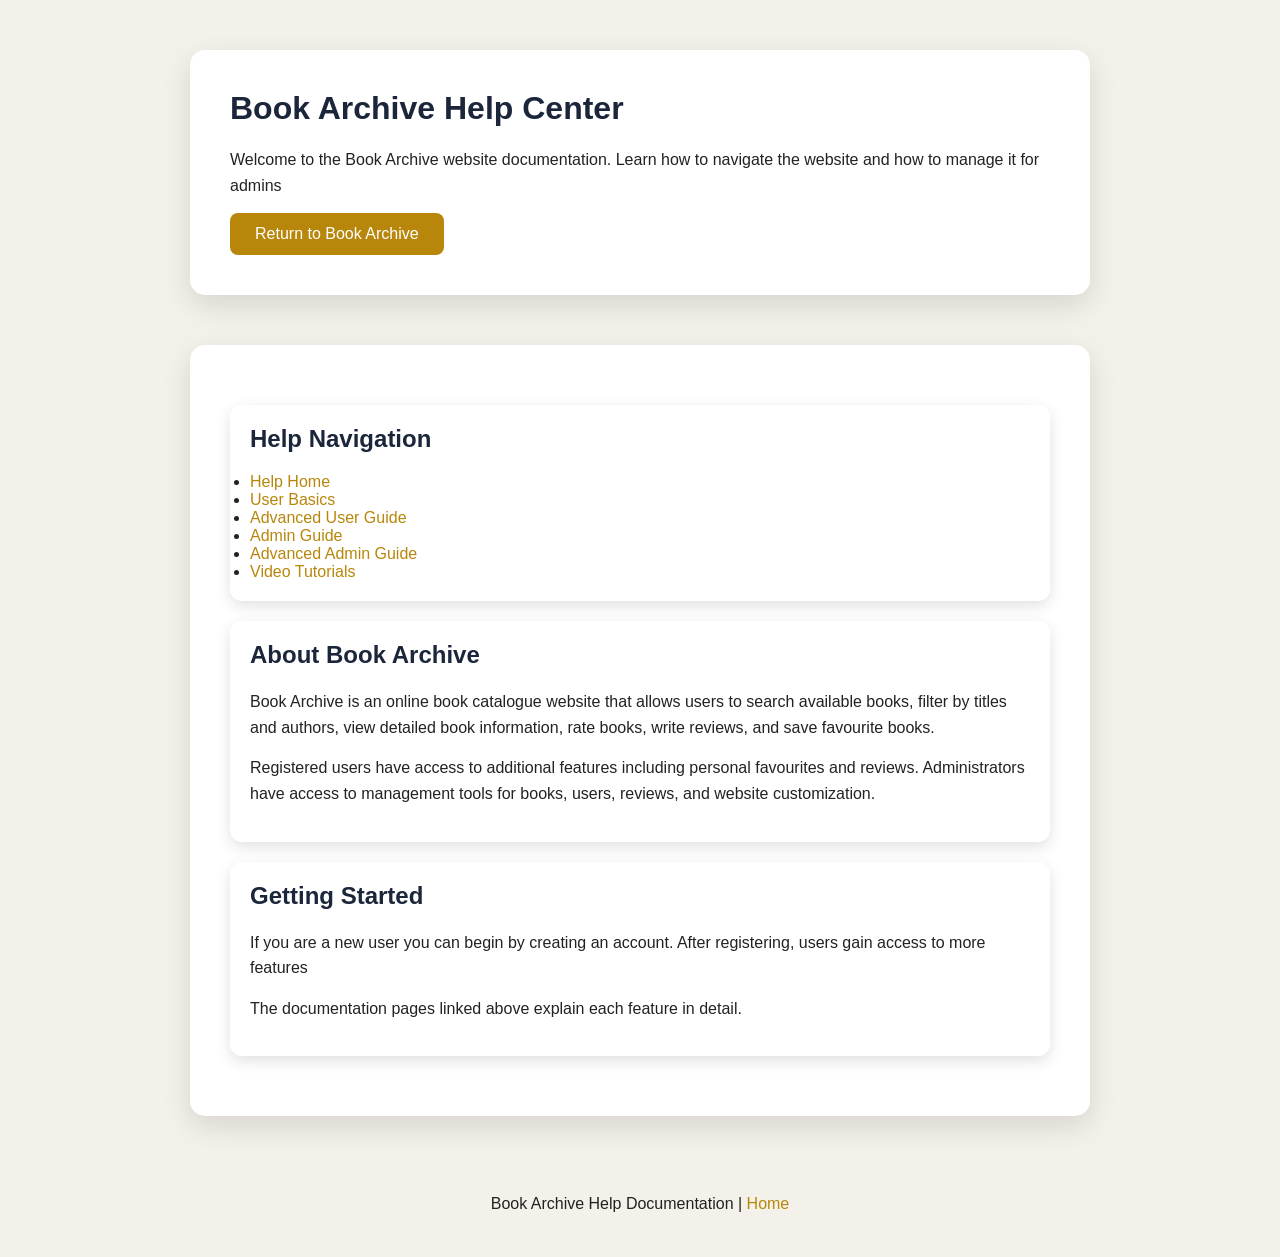
<file: public_html/Project/help/index.html>
<!DOCTYPE html>
<html lang="en">

<head>
    <meta charset="UTF-8">
    <meta name="viewport" content="width=device-width, initial-scale=1.0">
    <title>Book Archive Help Center</title>
    <link rel="stylesheet" href="../assets/css/style.css">
</head>

    <body>
        <header>
        
            <div class="container">
                <h1> Book Archive Help Center </h1>

                <p>
                    Welcome to the Book Archive website documentation.
                    Learn how to navigate the website and how to manage it for admins
                </p>

                <a class="button" href="../books/books.php"> Return to Book Archive </a>

            </div>
        </header>

        <div class="container">
            <div class="card">

                <h2> Help Navigation </h2>

                <ul>
                    <li>
                        <a href="index.html"> Help Home </a>
                    </li>

                    <li>
                        <a href="user_basics.html"> User Basics </a>
                    </li>

                    <li>
                        <a href="user_advanced.html"> Advanced User Guide  </a>
                    </li>

                    <li>
                        <a href="admin_basics.html"> Admin Guide </a>
                    </li>

                    <li>
                        <a href="admin_advanced.html"> Advanced Admin Guide </a>
                    </li>

                    <li>
                        <a href="video_help.html"> Video Tutorials </a>
                    </li>

                </ul>
            </div>

            <div class="card">
                <h2> About Book Archive </h2>

                <p>
                    Book Archive is an online book catalogue website that allows
                    users to search available books, filter by titles and
                    authors, view detailed book information, rate books,
                    write reviews, and save favourite books.
                </p>

                <p>
                    Registered users have access to additional features
                    including personal favourites and reviews.
                    Administrators have access to management tools for
                    books, users, reviews, and website customization.
                </p>

            </div>

            <div class="card">
                <h2> Getting Started </h2>

                <p>
                    If you are a new user you can begin by creating an account.
                    After registering, users gain access to more features
                </p>

                <p> The documentation pages linked above explain each feature in detail. </p>

            </div>
        </div>

        <footer>
            <p>
                Book Archive Help Documentation |
                <a href="../index.php"> Home </a>
            </p>
        </footer>

    </body>
</html>
</file>
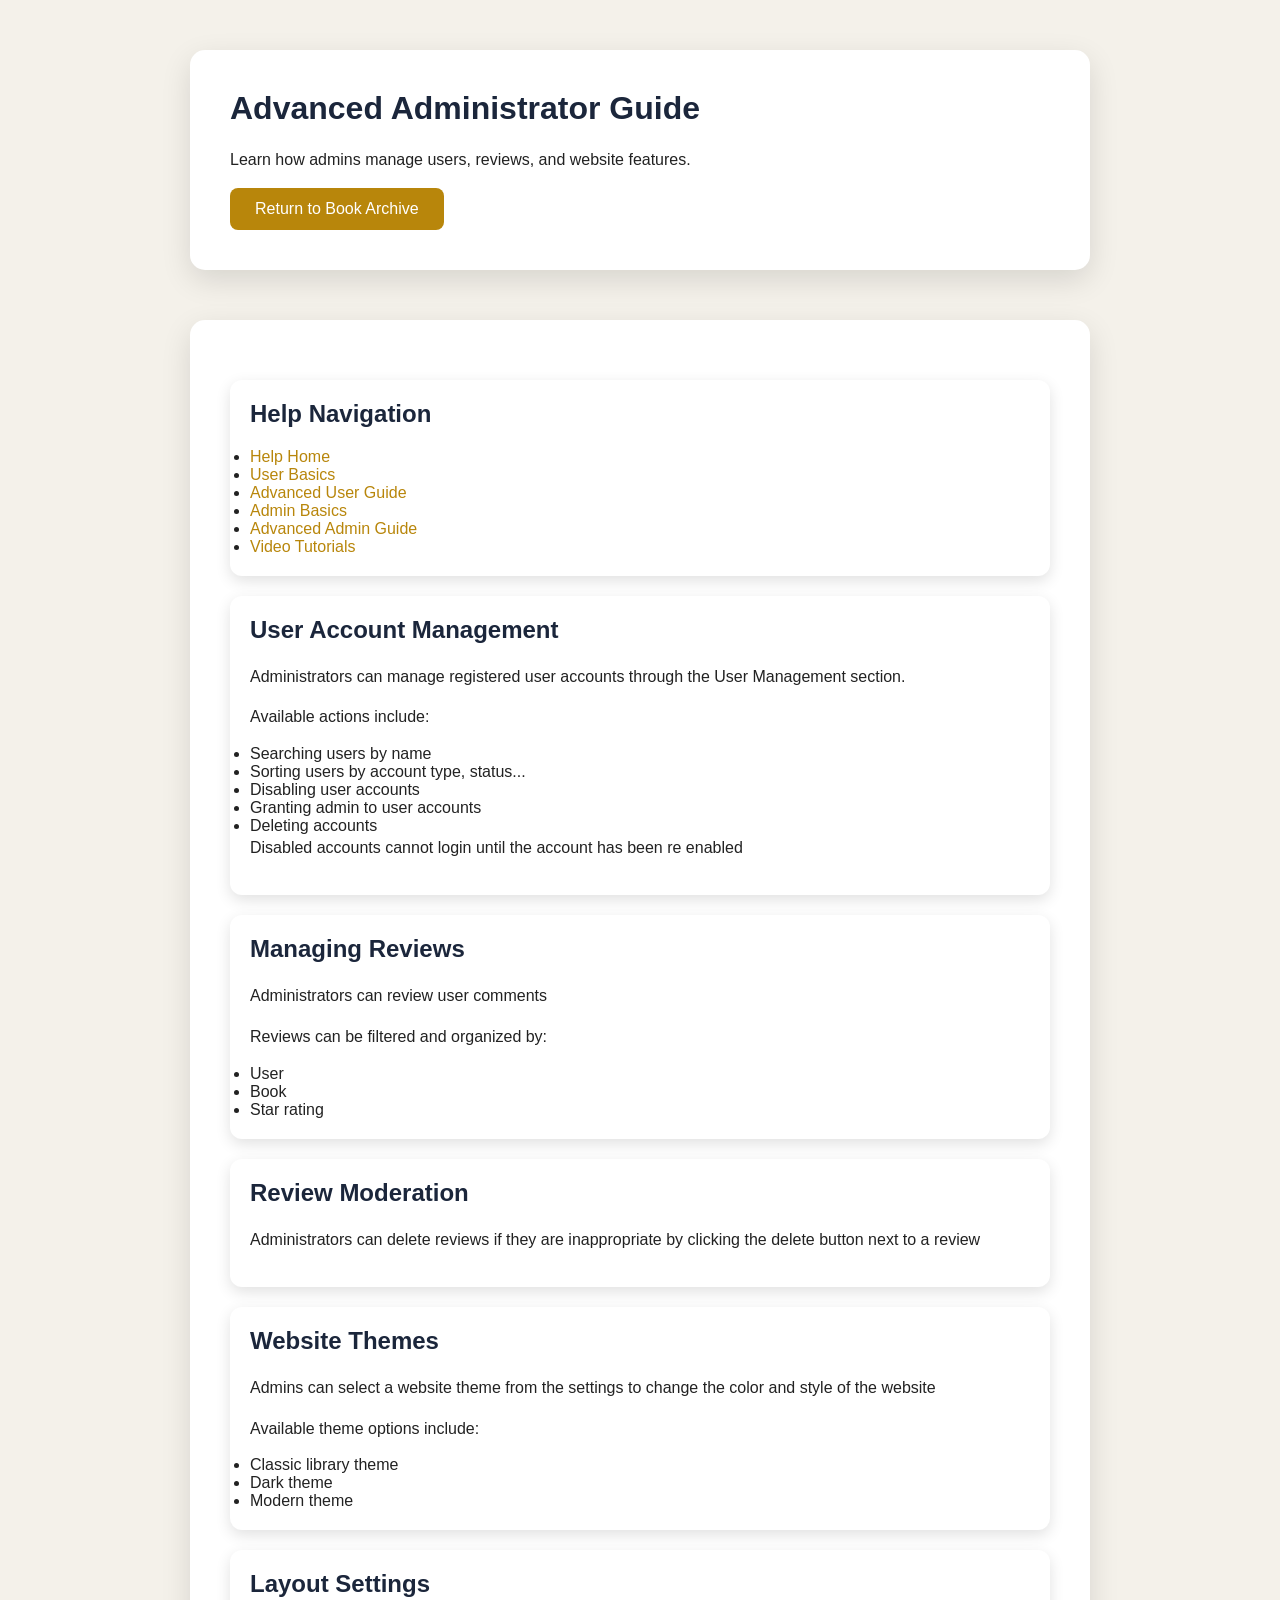
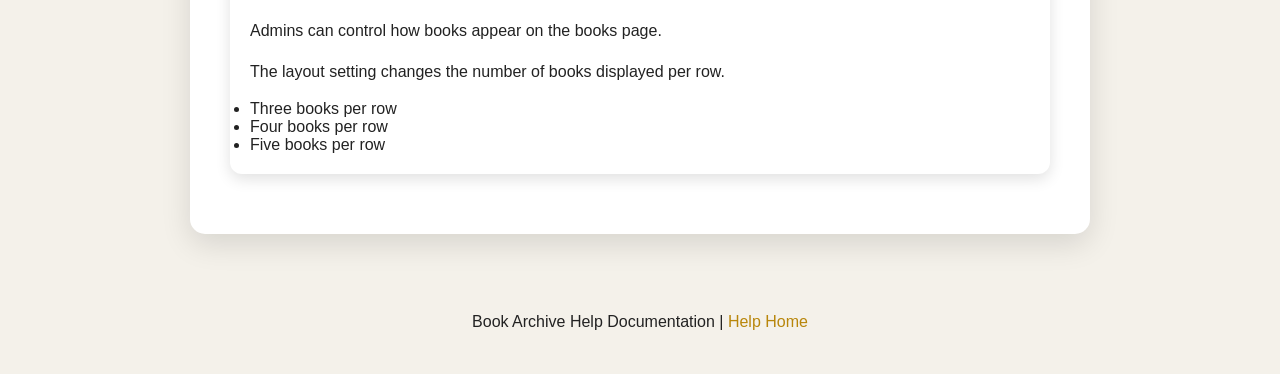
<file: public_html/Project/help/admin_advanced.html>
<!DOCTYPE html>
<html lang="en">

    <head>
        <meta charset="UTF-8">
        <meta name="viewport" content="width=device-width, initial-scale=1.0">
        <title>Book Archive - Advanced Admin Guide</title>
        <link rel="stylesheet" href="../assets/css/style.css">
    </head>

    <body>
        <header>

            <div class="container">
                <h1> Advanced Administrator Guide </h1>
                <p> Learn how admins manage users, reviews, and website features. </p>

                <a class="button" href="../index.php"> Return to Book Archive </a>

            </div>
        </header>

        <div class="container">
            <div class="card">

                <h2> Help Navigation </h2>

                <ul>
                    <li>
                        <a href="index.html"> Help Home </a>
                    </li>

                    <li>
                        <a href="user_basics.html"> User Basics </a>
                    </li>

                    <li>
                        <a href="user_advanced.html"> Advanced User Guide </a>
                    </li>

                    <li>
                        <a href="admin_basics.html"> Admin Basics </a>
                    </li>

                    <li>
                        <a href="admin_advanced.html"> Advanced Admin Guide </a>
                    </li>

                    <li>
                        <a href="video_tutorials.php"> Video Tutorials </a>
                    </li>

                </ul>
            </div>

            <div class="card">
                <h2> User Account Management </h2>

                <p>
                    Administrators can manage registered user accounts
                    through the User Management section.
                </p>

                <p> Available actions include: </p>

                <ul>
                    <li> Searching users by name </li>
                    <li> Sorting users by account type, status... </li>
                    <li> Disabling user accounts </li>
                    <li> Granting admin to user accounts</li>
                    <li> Deleting accounts</li>
                </ul>

                <p> Disabled accounts cannot login until the account has been re enabled </p>

            </div>

            <div class="card">
                <h2> Managing Reviews </h2>

                <p> Administrators can review user comments </p>

                <p> Reviews can be filtered and organized by: </p>

                <ul>
                    <li> User </li>
                    <li> Book </li>
                    <li> Star rating </li>
                </ul>

            </div>

            <div class="card">
                <h2> Review Moderation </h2>

                <p>
                    Administrators can delete reviews if they are inappropriate by clicking the
                    delete button next to a review
                </p>

            </div>

            <div class="card">
                <h2> Website Themes </h2>

                <p>
                    Admins can select a website theme from the settings to 
                    change the color and style of the website
                </p>

                <p> Available theme options include: </p>

                <ul>
                    <li> Classic library theme </li>
                    <li> Dark theme </li>
                    <li> Modern theme </li>
                </ul>

            </div>

            <div class="card">
                <h2> Layout Settings </h2>

                <p> Admins can control how books appear on the books page. </p>

                <p> The layout setting changes the number of books displayed per row. </p>

                <ul>
                    <li> Three books per row </li>
                    <li> Four books per row </li>
                    <li> Five books per row </li>
                </ul>

            </div>

        </div>

        <footer>
            <p>
                Book Archive Help Documentation |
                <a href="index.html">
                    Help Home
                </a>
            </p>

        </footer>
    </body>
</html>
</file>
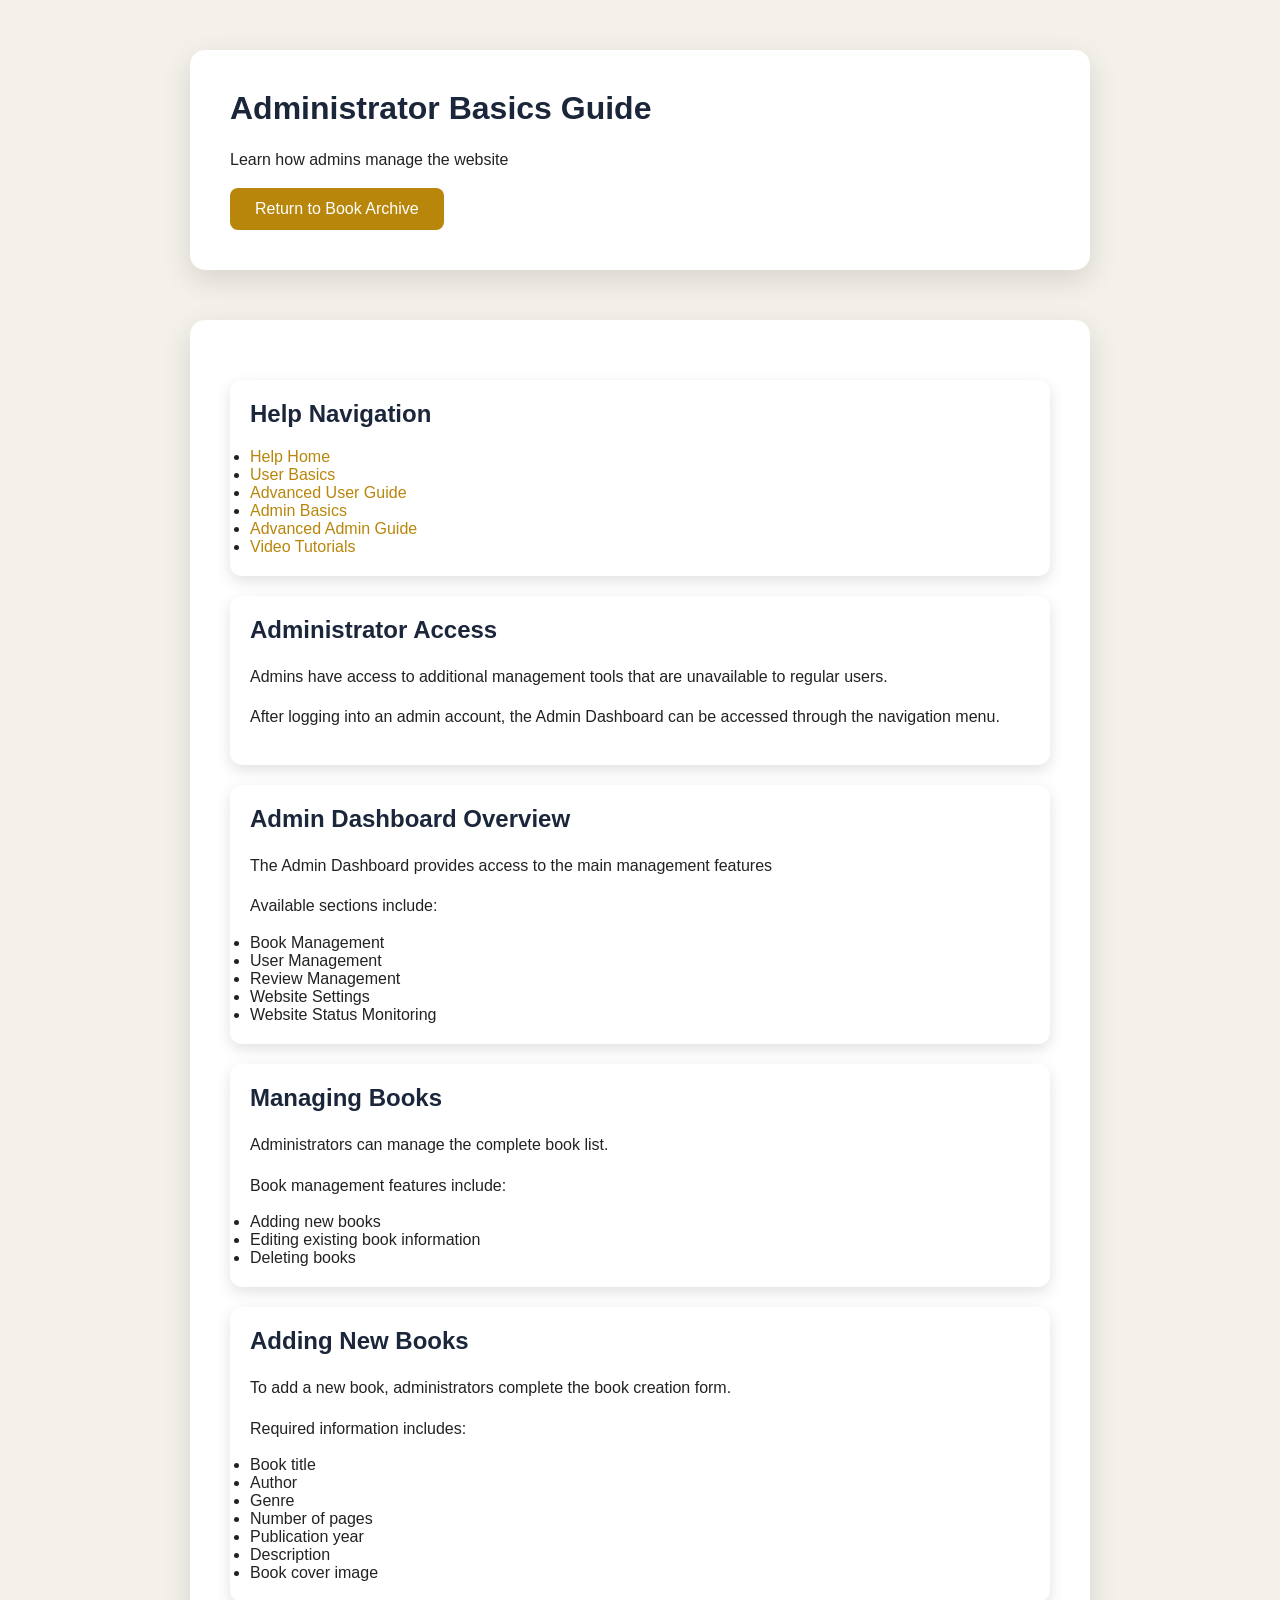
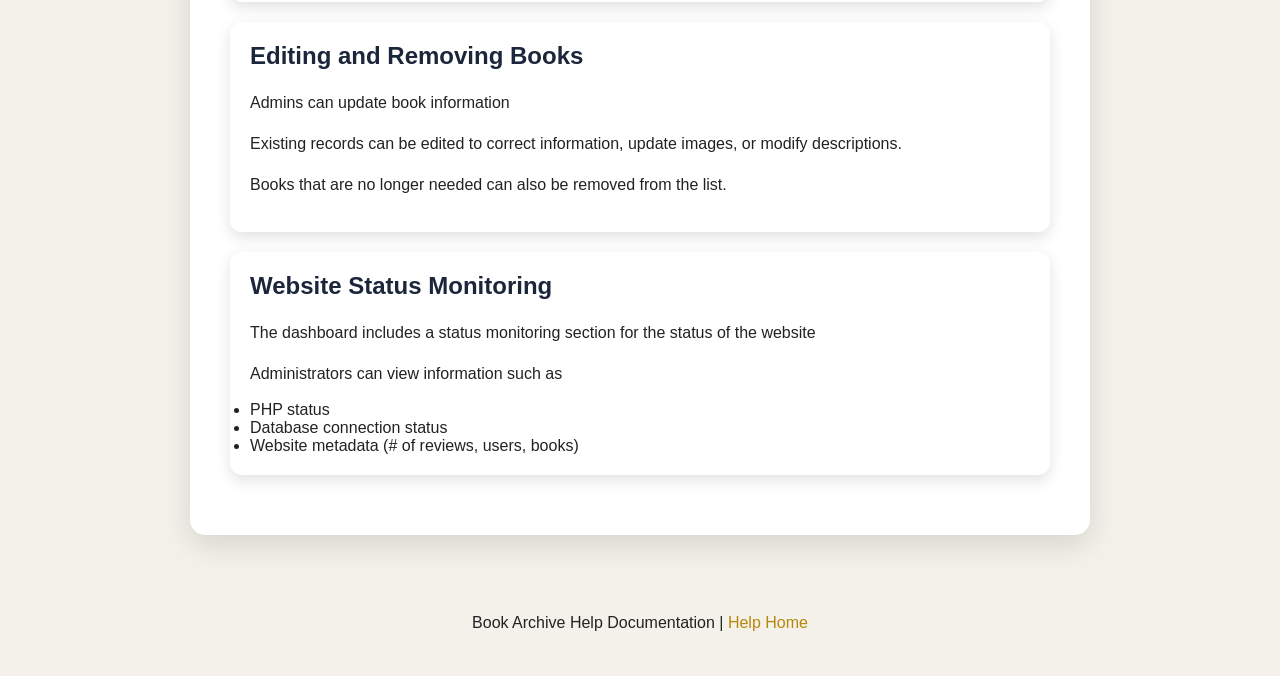
<file: public_html/Project/help/admin_basics.html>
<!DOCTYPE html>
<html lang="en">

<head>
    <meta charset="UTF-8">
    <meta name="viewport" content="width=device-width, initial-scale=1.0">
    <title>Book Archive - Admin Basics Guide</title>
    <link rel="stylesheet" href="../assets/css/style.css">
</head>

    <body>
        <header>

            <div class="container">
                <h1> Administrator Basics Guide </h1>

                <p> Learn how admins manage the website </p>

                <a class="button" href="../index.php"> Return to Book Archive </a>

            </div>
        </header>

    <div class="container">
        <div class="card">

            <h2> Help Navigation </h2>

            <ul>
                <li>
                    <a href="index.html"> Help Home </a>
                </li>

                <li>
                    <a href="user_basics.html"> User Basics </a>
                </li>

                <li>
                    <a href="user_advanced.html"> Advanced User Guide </a>
                </li>

                <li>
                    <a href="admin_basics.html"> Admin Basics </a>
                </li>

                <li>
                    <a href="admin_advanced.html"> Advanced Admin Guide </a>
                </li>

                <li>
                    <a href="video_tutorials.php"> Video Tutorials </a>
                </li>

            </ul>
        </div>

        <div class="card">
            <h2> Administrator Access </h2>

            <p>
                Admins have access to additional management
                tools that are unavailable to regular users.
            </p>

            <p>
                After logging into an admin account, the
                Admin Dashboard can be accessed through the navigation menu.
            </p>

        </div>

        <div class="card">
            <h2> Admin Dashboard Overview </h2>

            <p> The Admin Dashboard provides access to the main management features </p>

            <p> Available sections include: </p>

            <ul>
                <li> Book Management </li>
                <li> User Management </li>
                <li> Review Management </li>
                <li> Website Settings </li>
                <li> Website Status Monitoring </li>
            </ul>

        </div>

        <div class="card">
            <h2> Managing Books </h2>

            <p> Administrators can manage the complete book list. </p>

            <p> Book management features include: </p>

            <ul>
                <li> Adding new books </li>
                <li> Editing existing book information </li>
                <li> Deleting books </li>
            </ul>

        </div>

        <div class="card">
            <h2> Adding New Books </h2>

            <p> To add a new book, administrators complete the book creation form. </p>

            <p> Required information includes: </p>

            <ul>
                <li> Book title </li>
                <li> Author </li>
                <li> Genre </li>
                <li> Number of pages </li>
                <li> Publication year </li>
                <li> Description </li>
                <li> Book cover image </li>
            </ul>

        </div>

        <div class="card">
            <h2> Editing and Removing Books </h2>

            <p> Admins can update book information </p>

            <p>
                Existing records can be edited to correct
                information, update images, or modify descriptions.
            </p>

            <p>
                Books that are no longer needed can also be removed
                from the list.
            </p>

        </div>

        <div class="card">
            <h2> Website Status Monitoring </h2>

            <p>
                The dashboard includes a status monitoring section for the status of the website
            </p>

            <p> Administrators can view information such as</p>

            <ul>
                <li> PHP status </li>
                <li> Database connection status </li>
                <li> Website metadata (# of reviews, users, books) </li>
            </ul>

        </div>
    </div>

        <footer>
            <p>
                Book Archive Help Documentation |
                <a href="index.html"> Help Home </a>
            </p>
        </footer>

    </body>
</html>
</file>
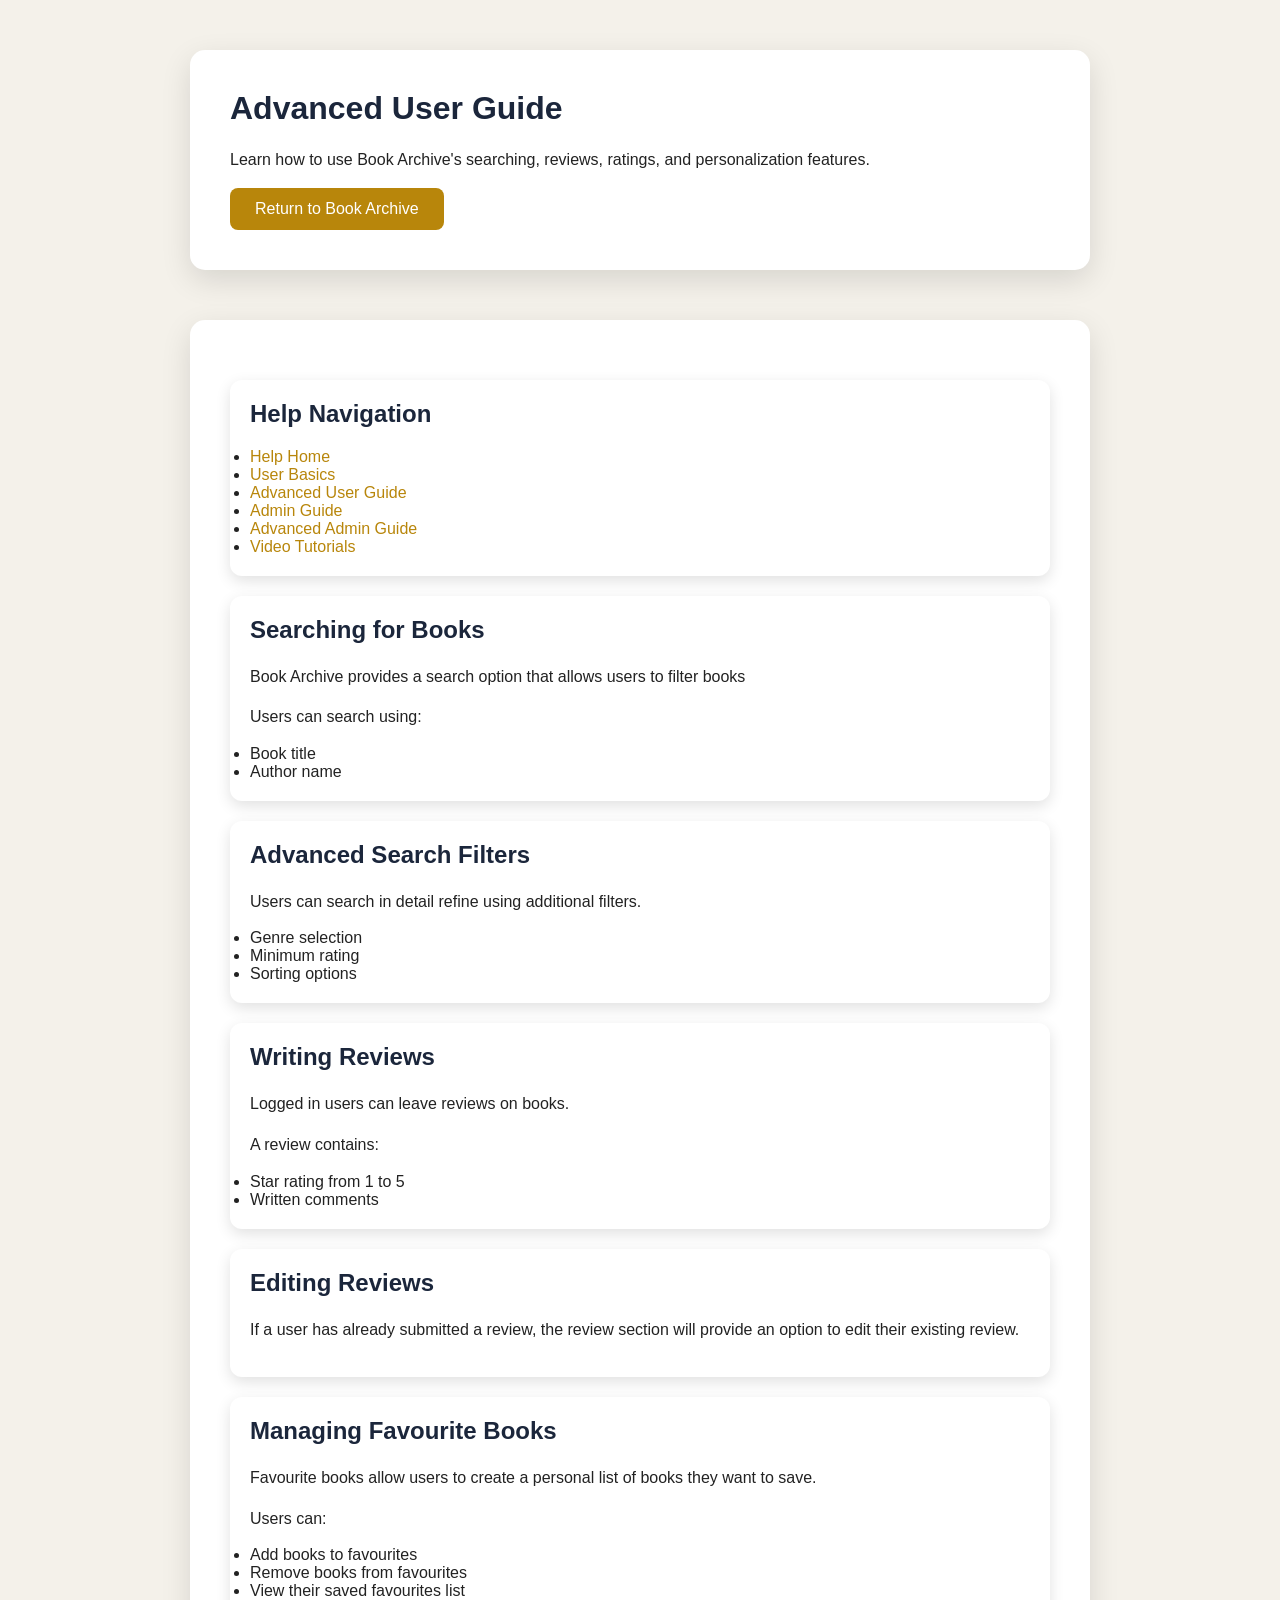
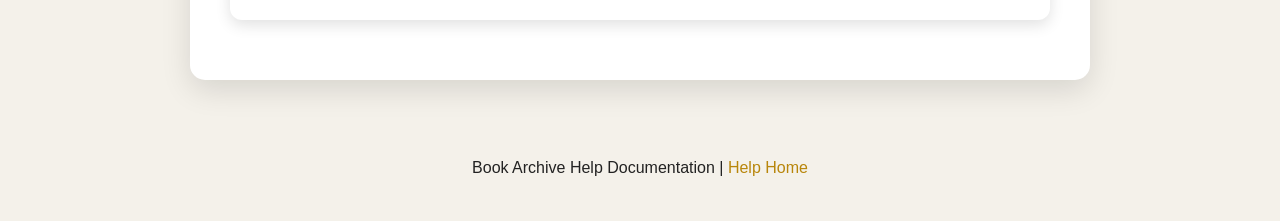
<file: public_html/Project/help/user_advanced.html>
<!DOCTYPE html>
<html lang="en">

<head>
    <meta charset="UTF-8">
    <meta name="viewport" content="width=device-width, initial-scale=1.0">
    <title>Book Archive - Advanced User Guide</title>
    <link rel="stylesheet" href="../assets/css/style.css">
</head>

    <body>
        <header>

            <div class="container">
                <h1> Advanced User Guide </h1>

                <p>
                    Learn how to use Book Archive's searching, reviews,
                    ratings, and personalization features.
                </p>

                <a class="button" href="../index.php"> Return to Book Archive </a>

            </div>
        </header>

        <div class="container">
            <div class="card">

                <h2> Help Navigation </h2>

                <ul>

                    <li>
                        <a href="index.html"> Help Home </a>
                    </li>

                    <li>
                        <a href="user_basics.html"> User Basics </a>
                    </li>

                    <li>
                        <a href="user_advanced.html"> Advanced User Guide </a>
                    </li>

                    <li>
                        <a href="admin_basics.html"> Admin Guide </a>
                    </li>

                    <li>
                        <a href="admin_advanced.html"> Advanced Admin Guide </a>
                    </li>

                    <li>
                        <a href="video_tutorials.php"> Video Tutorials </a>
                    </li>

                </ul>
            </div>

            <div class="card">
                <h2> Searching for Books </h2>

                <p>
                    Book Archive provides a search option that allows users to filter books
                </p>

                <p>
                    Users can search using:
                </p>

                <ul>
                    <li> Book title </li>
                    <li> Author name </li>
                </ul>

            </div>

            <div class="card">
                <h2> Advanced Search Filters </h2>

                <p>
                    Users can search in detail refine using additional filters.
                </p>

                <ul>
                    <li> Genre selection </li>
                    <li> Minimum rating </li>
                    <li> Sorting options </li>
                </ul>

            </div>

            <div class="card">
                <h2> Writing Reviews </h2>

                <p> Logged in users can leave reviews on books. </p>

                <p> A review contains: </p>

                <ul>
                    <li> Star rating from 1 to 5 </li>
                    <li> Written comments </li>
                </ul>

            </div>

            <div class="card">
                <h2> Editing Reviews</h2>

                <p>
                    If a user has already submitted a review, the
                    review section will provide an option to edit
                    their existing review.
                </p>

            </div>

            <div class="card">
                <h2> Managing Favourite Books </h2>

                <p>
                    Favourite books allow users to create a personal
                    list of books they want to save.
                </p>

                <p> Users can: </p>

                <ul>
                    <li> Add books to favourites </li>
                    <li> Remove books from favourites </li>
                    <li> View their saved favourites list </li>
                </ul>

            </div>

        </div>

        <footer>
            <p>
                Book Archive Help Documentation |
                <a href="index.html"> Help Home </a>
            </p>
        </footer>

    </body>
</html>
</file>
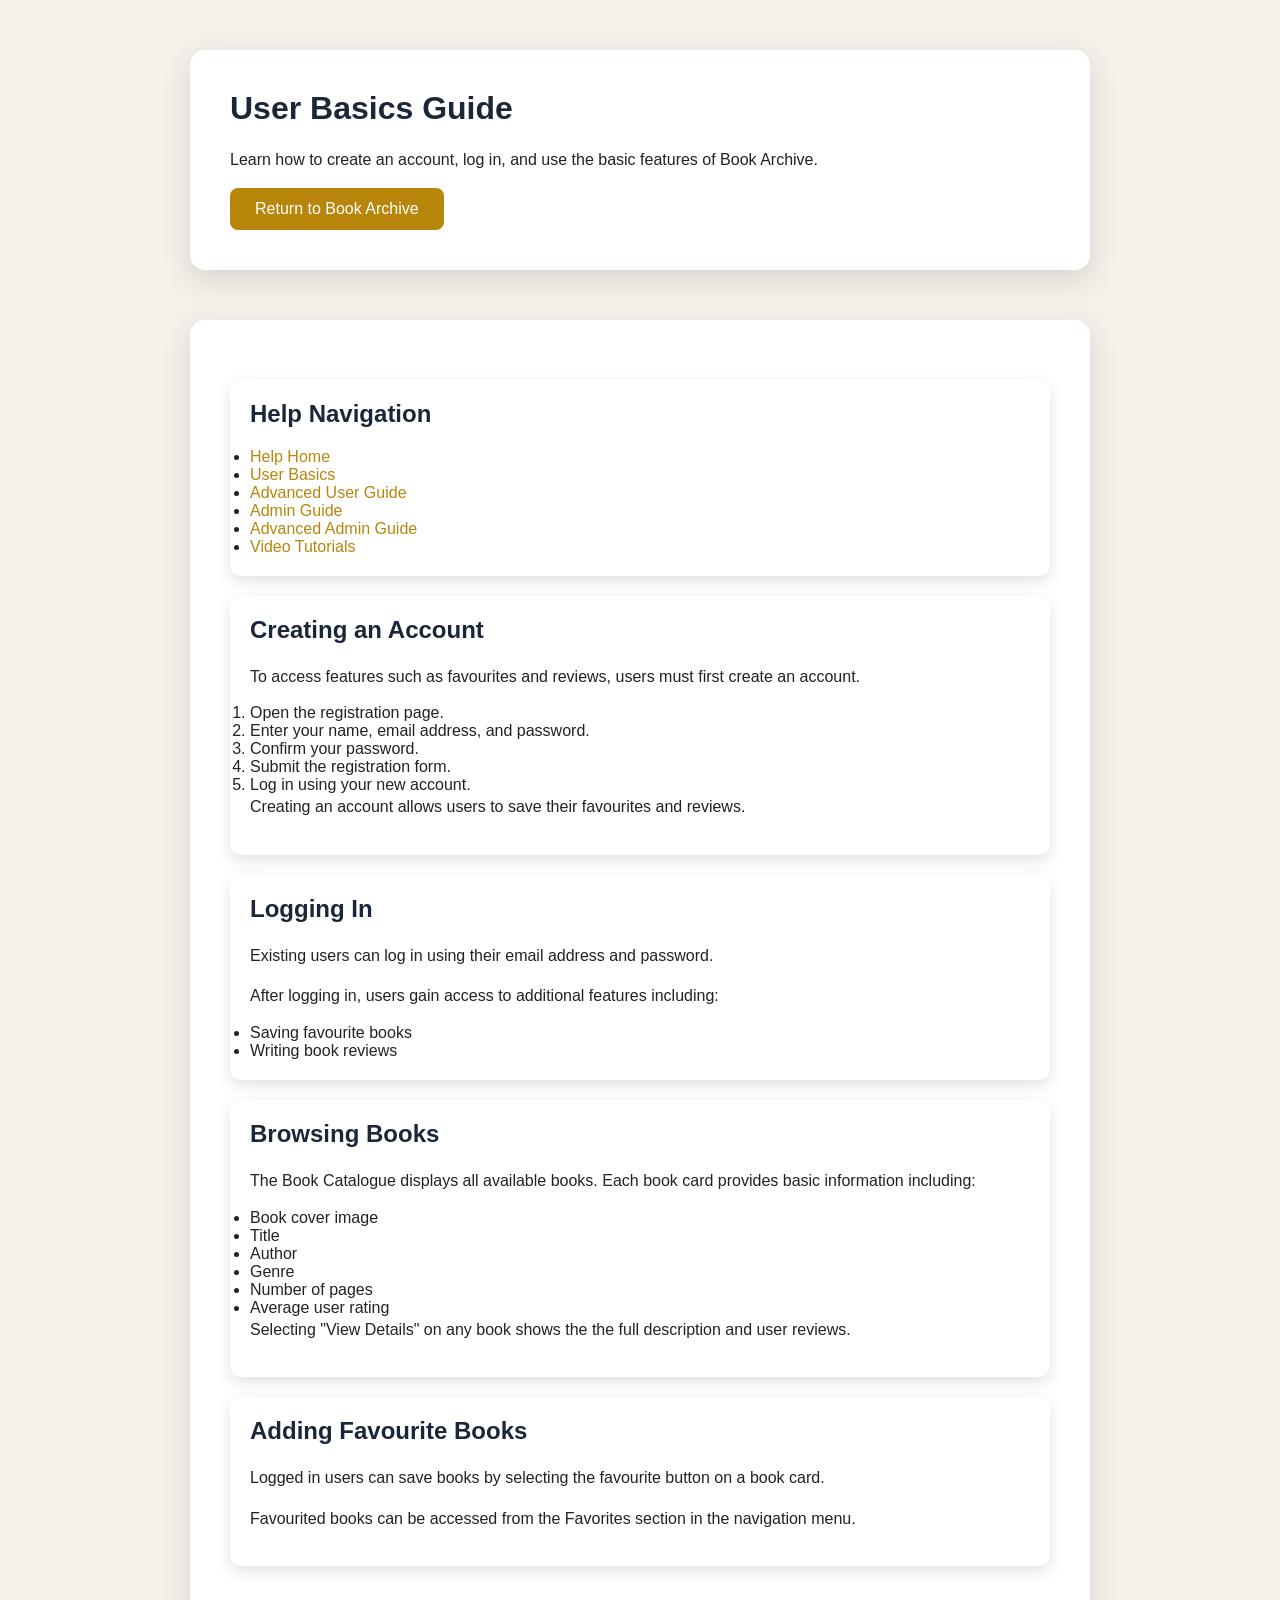
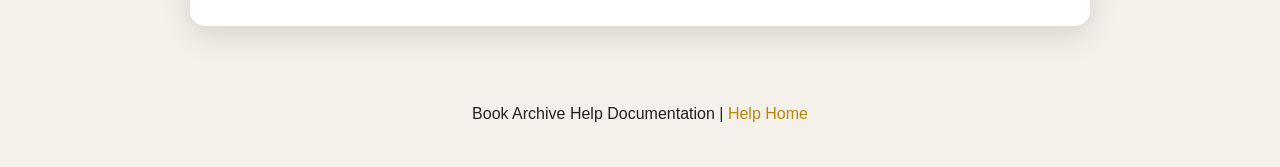
<file: public_html/Project/help/user_basics.html>
<!DOCTYPE html>
<html lang="en">

    <head>
        <meta charset="UTF-8">
        <meta name="viewport" content="width=device-width, initial-scale=1.0">
        <title>Book Archive - User Basics</title>
        <link rel="stylesheet" href="../assets/css/style.css">
    </head>

    <body>
        <header>

            <div class="container">
                <h1> User Basics Guide </h1>

                <p>
                    Learn how to create an account, log in,
                    and use the basic features of Book Archive.
                </p>

                <a class="button" href="../index.php"> Return to Book Archive </a>

            </div>
        </header>

        <div class="container">
            <div class="card">

                <h2> Help Navigation </h2>

                <ul>
                    <li>
                        <a href="index.html"> Help Home </a>
                    </li>

                    <li>
                        <a href="user_basics.html"> User Basics </a>
                    </li>

                    <li>
                        <a href="user_advanced.html"> Advanced User Guide </a>
                    </li>

                    <li>
                        <a href="admin_basics.html"> Admin Guide </a>
                    </li>

                    <li>
                        <a href="admin_advanced.html"> Advanced Admin Guide </a>
                    </li>

                    <li>
                        <a href="video_tutorials.php"> Video Tutorials </a>
                    </li>

                </ul>
            </div>

            <div class="card">
                <h2> Creating an Account </h2>

                <p>
                    To access features such as favourites
                    and reviews, users must first create an account.
                </p>

                <ol>
                    <li> Open the registration page. </li>
                    <li> Enter your name, email address, and password. </li>
                    <li> Confirm your password. </li>
                    <li> Submit the registration form. </li>
                    <li> Log in using your new account. </li>
                </ol>

                <p> Creating an account allows users to save their favourites and reviews. </p>

            </div>

            <div class="card">
                <h2> Logging In </h2>

                <p> Existing users can log in using their email address and password. </p>

                <p> After logging in, users gain access to additional features including: </p>

                <ul>
                    <li> Saving favourite books </li>
                    <li> Writing book reviews </li>
                </ul>

            </div>

            <div class="card">
                <h2> Browsing Books </h2>

                <p>
                    The Book Catalogue displays all available books.
                    Each book card provides basic information including:
                </p>

                <ul>
                    <li> Book cover image </li>
                    <li> Title </li>
                    <li> Author </li>
                    <li> Genre </li>
                    <li> Number of pages </li>
                    <li> Average user rating </li>
                </ul>

                <p>
                    Selecting "View Details" on any book shows the the full
                    description and user reviews.
                </p>

            </div>

            <div class="card">
                <h2> Adding Favourite Books </h2>

                <p>
                    Logged in users can save books by selecting the favourite button on a book card.
                </p>

                <p>
                    Favourited books can be accessed from the Favorites
                    section in the navigation menu.
                </p>

            </div>
        </div>

        <footer>
            <p>
                Book Archive Help Documentation |
                <a href="index.html"> Help Home </a>
            </p>
        </footer>

    </body>
</html>
</file>
<file: public_html/Project/assets/css/style.css>
/* store main colors as variables so we can change them (using themes) */
:root {
    --background-color: #f4f1ea;
    --card-color: #ffffff;
    --text-color: #222222;
    --heading-color: #1b263b;
    --primary-color: #1b263b;
    --accent-color: #b8860b;
    --accent-hover: #8c6500;
    --border-color: #dddddd;
    --input-background: #ffffff;
    --shadow-color: rgba(0, 0, 0, 0.12);
}

/* default browser spacing */
* {
    box-sizing: border-box;
    margin: 0;
    padding: 0;
}

/* styling for the page */
html,
body {
    max-width: 100%;
    overflow-x: hidden;
}

body {
    font-family: "Segoe UI", Arial, sans-serif;
    background: var(--background-color);
    color: var(--text-color);
    min-height: 100vh;
}

/* styling for headings */
h1,
h2,
h3 {
    color: var(--heading-color);
    margin-bottom: 20px;
}

/* styling for paragraphs */
p {
    line-height: 1.6;
    margin-bottom: 15px;
}

/* styling for links */
a {
    color: var(--accent-color);
    text-decoration: none;
    transition: color 0.2s;
}

a:hover {
    color: var(--accent-hover);
}

/* styling for the main container */
.container {
    width: 90%;
    max-width: 900px;
    margin: 50px auto;
    background: var(--card-color);
    padding: 40px;
    border-radius: 15px;
    box-shadow: 0 10px 30px var(--shadow-color);
}

/* styling for the navigation bar */
.navbar {
    background: var(--primary-color);
    padding: 15px 30px;
    display: flex;
    justify-content: space-between;
    align-items: center;
}

.navbar .logo {
    color: white;
    font-size: 24px;
    font-weight: bold;
}

.navbar a {
    color: white;
    margin-left: 20px;
}

.navbar a:hover {
    color: var(--accent-color);
}

/* styling for forms */
form {
    display: flex;
    flex-direction: column;
    gap: 15px;
}

label {
    font-weight: bold;
    color: var(--heading-color);
}

input,
textarea,
select {
    padding: 12px;
    background: var(--input-background);
    color: var(--text-color);
    border: 1px solid var(--border-color);
    border-radius: 8px;
    font-size: 16px;
}

input:focus,
textarea:focus,
select:focus {
    outline: none;
    border-color: var(--accent-color);
    box-shadow: 0 0 5px var(--accent-color);
}

/* styling for buttons */
button,
.button {
    background: var(--accent-color);
    color: white;
    border: none;
    padding: 12px 25px;
    border-radius: 8px;
    font-size: 16px;
    cursor: pointer;
    transition: 0.25s;
    display: inline-block;
}

button:hover,
.button:hover {
    background: var(--accent-hover);
    transform: translateY(-2px);
}

/* styling for messages */
.error,
.success {
    padding: 12px;
    border-radius: 8px;
    margin-bottom: 15px;
}

.error {
    background: #ffe5e5;
    color: #a00000;
}

.success {
    background: #e6ffed;
    color: #087830;
}

/* styling for cards */
.card {
    background: var(--card-color);
    border-radius: 12px;
    padding: 20px;
    margin: 20px 0;
    box-shadow: 0 5px 15px var(--shadow-color);
    transition: 0.2s;
}

.card:hover {
    transform: translateY(-5px);
}

/* styling for book cover images */
.book-cover {
    width: 150px;
    height: 220px;
    object-fit: cover;
    border-radius: 8px;
}

/* styling for book grid layouts */
.book-grid {
    display: grid;
    grid-template-columns: repeat(auto-fill, minmax(220px, 1fr));
    gap: 25px;
    margin-top: 30px;
}

.book-grid-5,
.book-grid-4,
.book-grid-3 {
    display: grid;
    gap: 25px;
}

.book-grid-5 {
    grid-template-columns: repeat(5, 1fr);
}

.book-grid-4 {
    grid-template-columns: repeat(4, 1fr);
}

.book-grid-3 {
    grid-template-columns: repeat(3, 1fr);
}

/* styling for individual book cards */
.book-card {
    background: var(--card-color);
    border-radius: 12px;
    padding: 20px;
    box-shadow: 0 5px 15px var(--shadow-color);
    transition: 0.2s;
    display: flex;
    flex-direction: column;
    align-items: center;
    text-align: center;
}

.book-card:hover {
    transform: translateY(-5px);
}

.book-card .book-cover {
    margin-bottom: 15px;
}

.book-card h2 {
    font-size: 20px;
    margin-bottom: 10px;
}

.book-card p {
    margin-bottom: 8px;
}

.book-card .button {
    margin-top: auto;
    width: 100%;
}

/* styling for ratings */
.rating {
    color: var(--accent-color);
    font-size: 22px;
}

/* styling for tables */
table {
    width: 100%;
    border-collapse: collapse;
    margin-top: 20px;
}

th {
    background: var(--primary-color);
    color: white;
}

td,
th {
    padding: 12px;
    border-bottom: 1px solid var(--border-color);
}

/* styling for the footer */
footer {
    text-align: center;
    padding: 25px;
    color: var(--text-color);
}

/* styling for admin controls */
.admin-buttons {
    display: flex;
    flex-direction: column;
    gap: 10px;
}

/* styling for the help link */
.help-link {
    display: inline-block;
    margin-top: 15px;
    padding: 8px 15px;
    background: var(--primary-color);
    color: white;
    border-radius: 8px;
    font-size: 14px;
}

.help-link:hover {
    background: var(--accent-color);
    color: white;
}

/* mobile layout styling for different sizes*/
@media (max-width: 700px) {
    .book-grid-5,
    .book-grid-4,
    .book-grid-3 {
        grid-template-columns: repeat(2, 1fr);
    }
}

@media (max-width: 600px) {
    h1 {
        font-size: 28px;
    }

    h2 {
        font-size: 22px;
    }

    p {
        font-size: 15px;
    }

    .container {
        width: 95%;
        padding: 20px;
        margin: 20px auto;
        border-radius: 10px;
    }

    .navbar {
        padding: 15px;
    }

    .navbar .logo {
        font-size: 22px;
    }

    .navbar a {
        display: block;
        margin: 10px 0;
    }

    button,
    .button {
        width: 100%;
        text-align: center;
        display: block;
    }

    input,
    textarea,
    select {
        width: 100%;
        font-size: 16px;
    }

    .book-grid-5,
    .book-grid-4,
    .book-grid-3 {
        grid-template-columns: 1fr;
        gap: 20px;
    }

    .book-card {
        padding: 15px;
    }

    .book-card .book-cover {
        width: 140px;
        height: 205px;
    }

    .card {
        padding: 15px;
        margin: 15px 0;
    }

    table {
        display: block;
        overflow-x: auto;
        white-space: nowrap;
    }

    img {
        max-width: 100%;
        height: auto;
    }
}

@media (max-width: 400px) {
    .container {
        width: 98%;
        padding: 15px;
    }

    .book-card .book-cover {
        width: 120px;
        height: 180px;
    }
}
</file>
